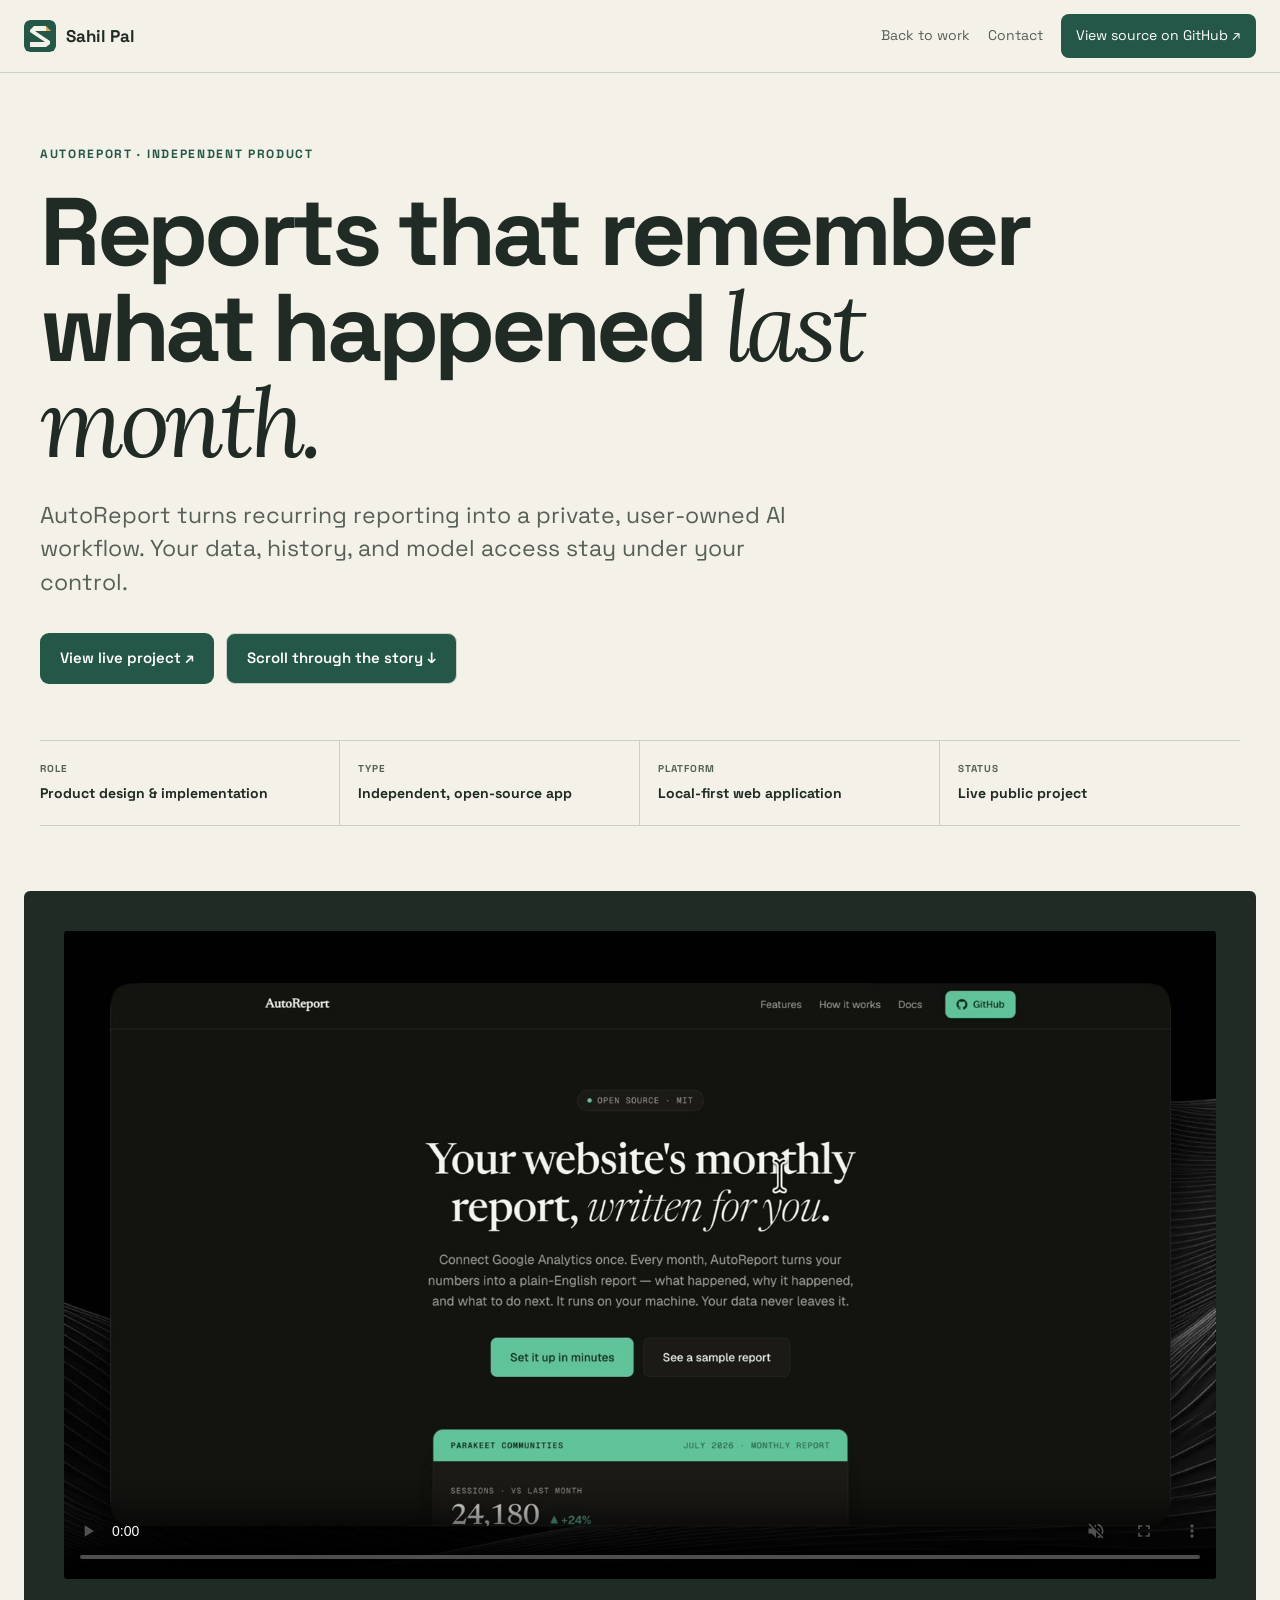
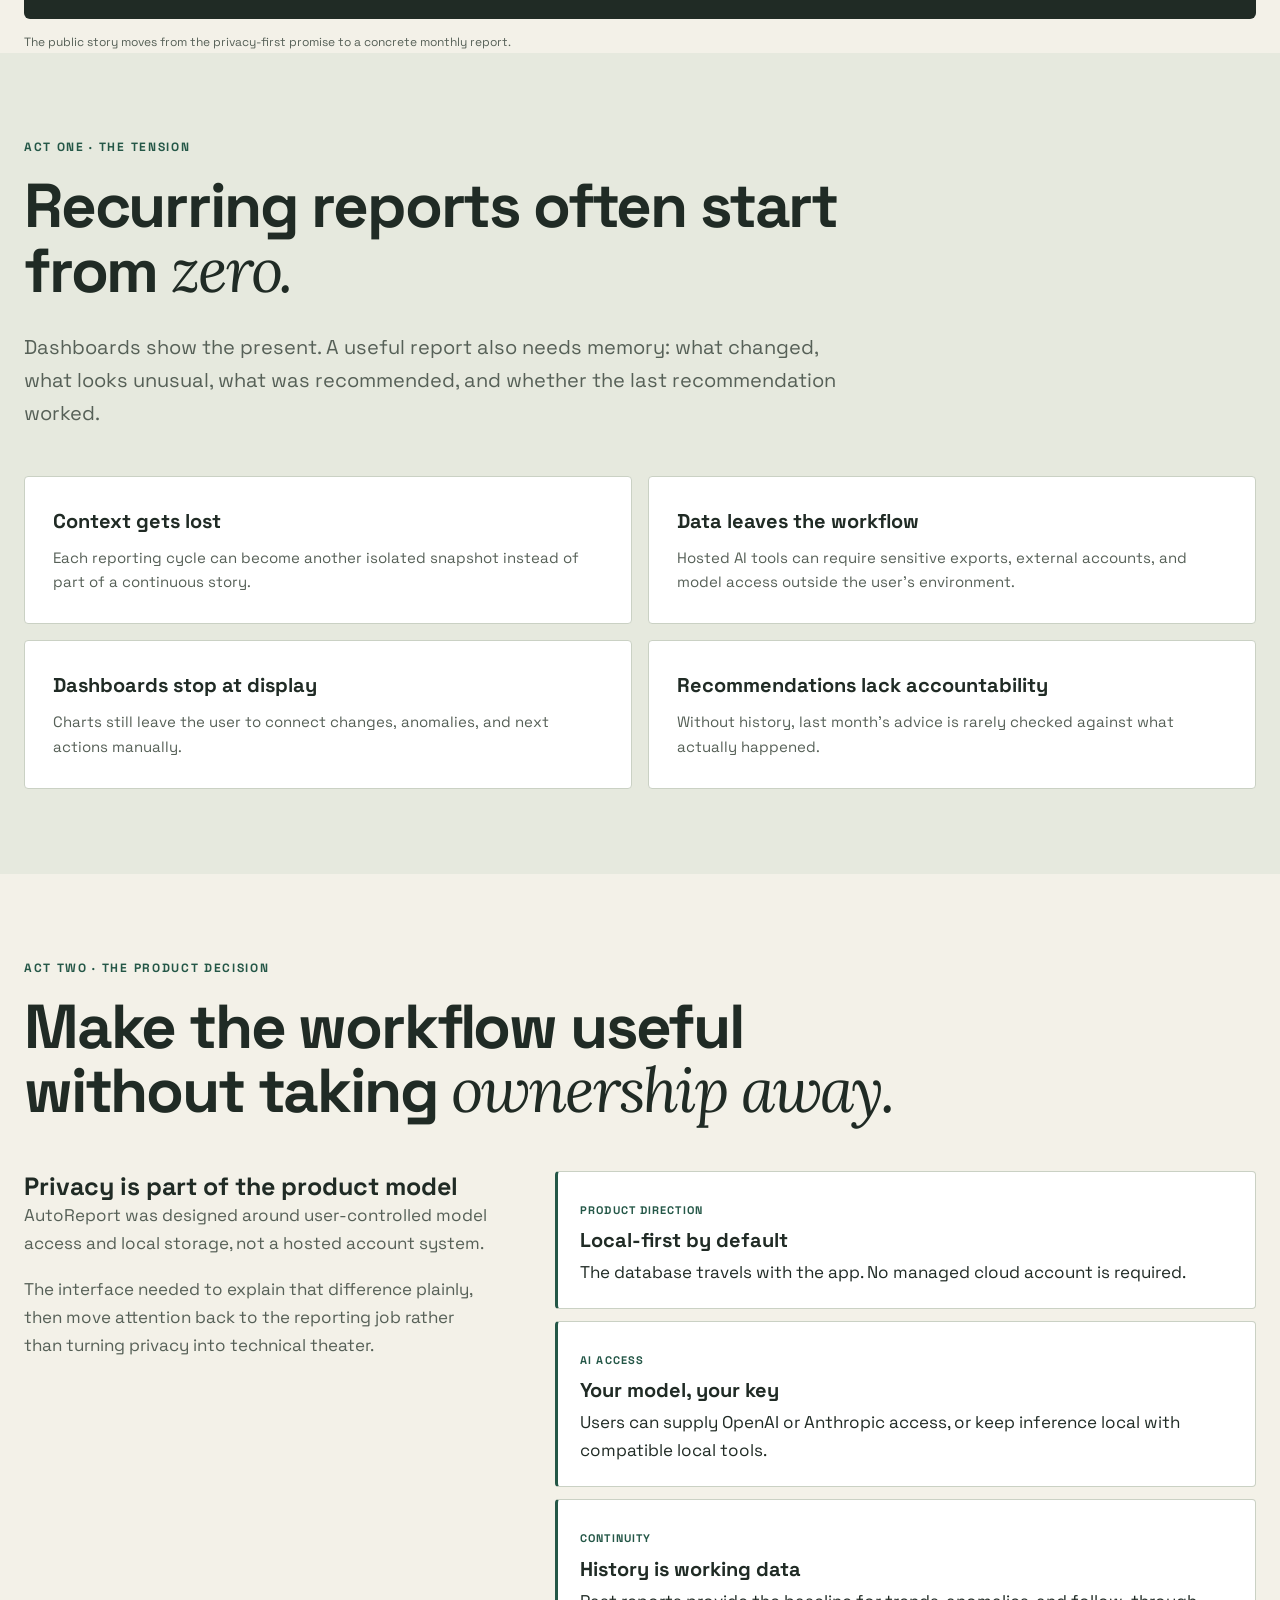
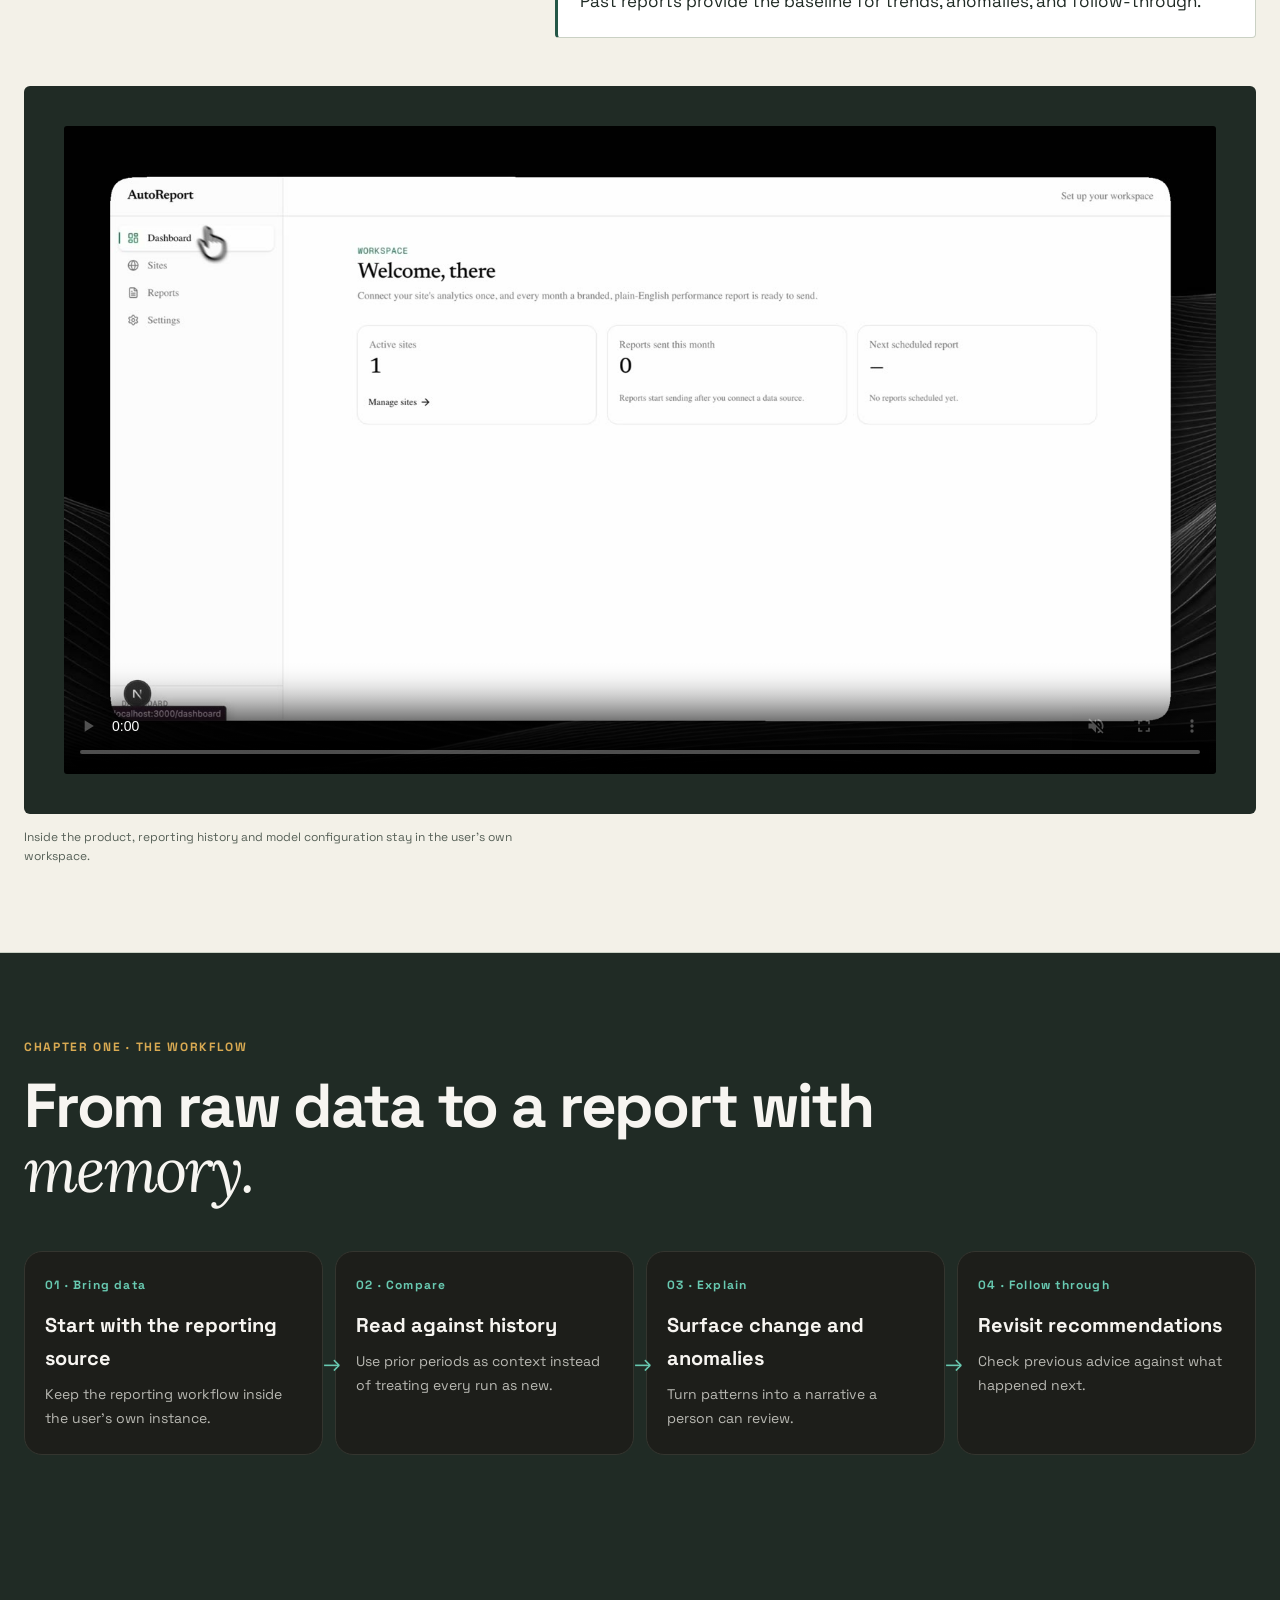
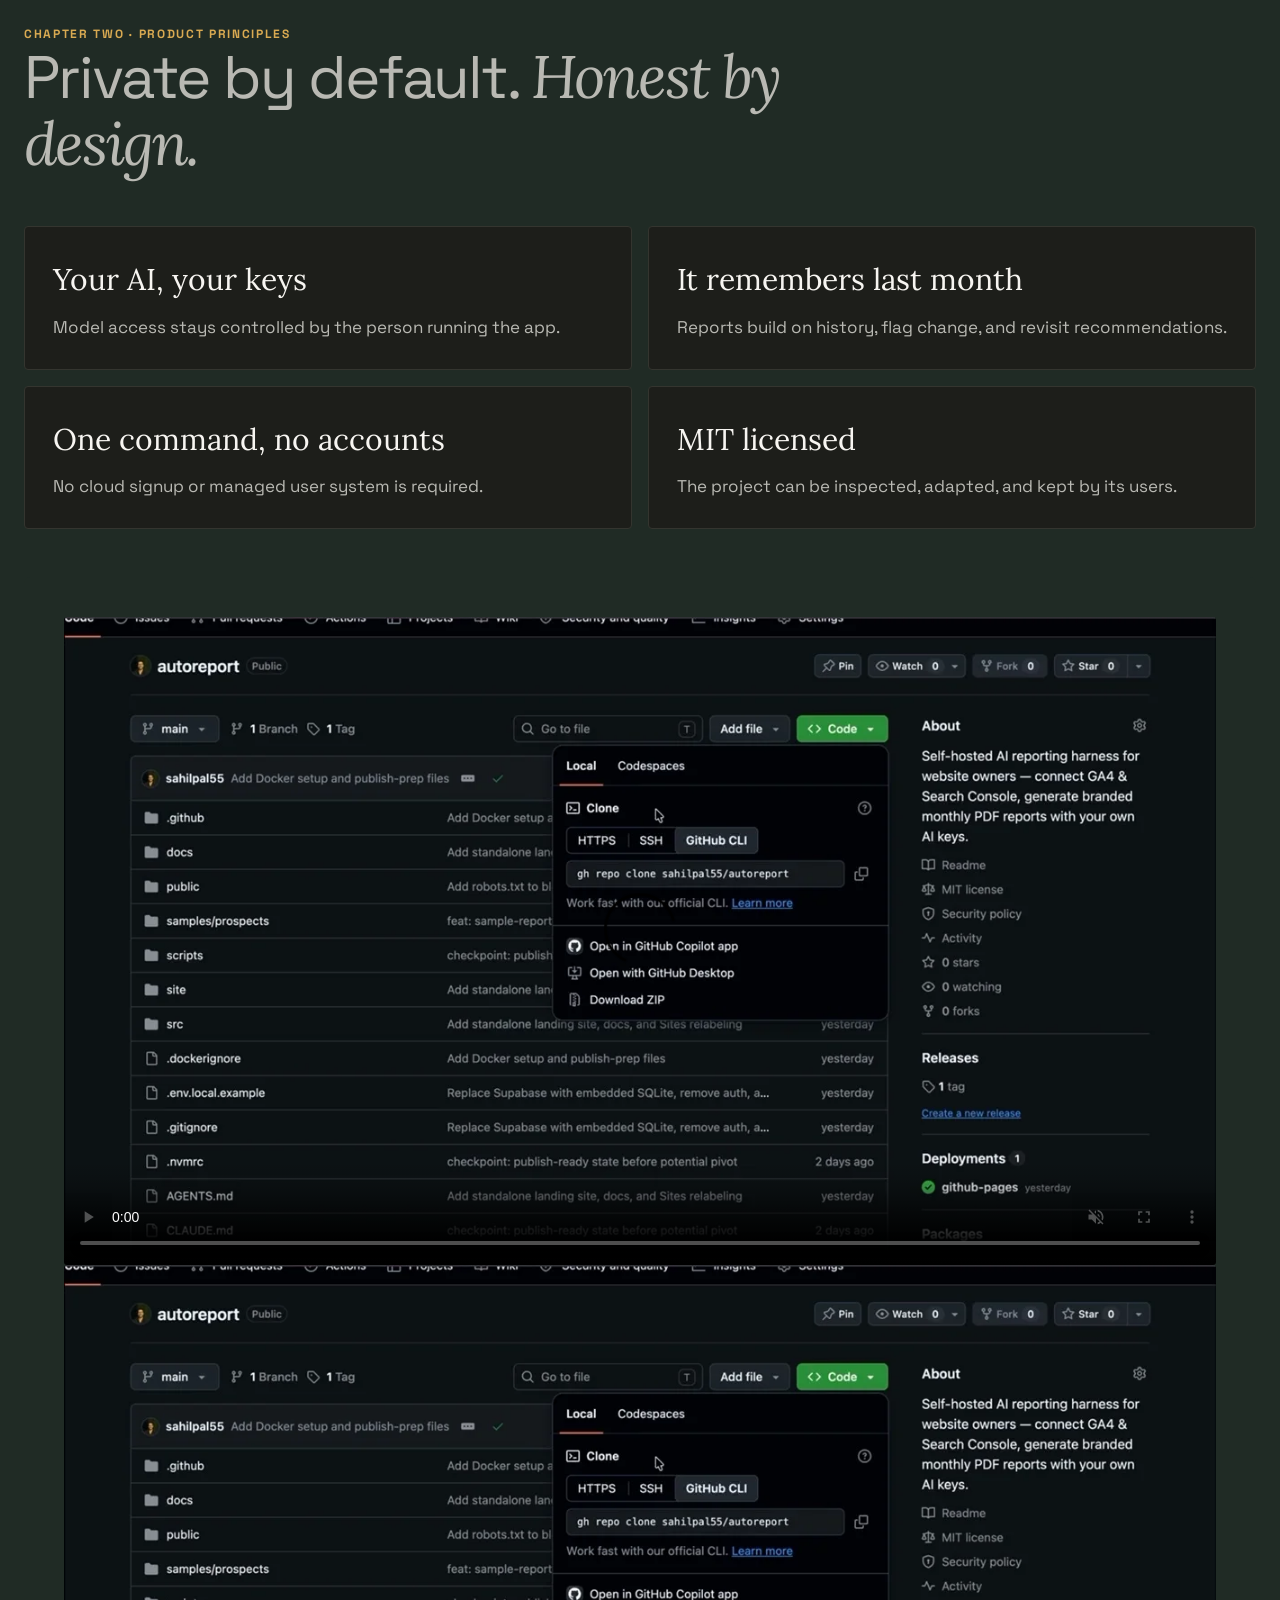
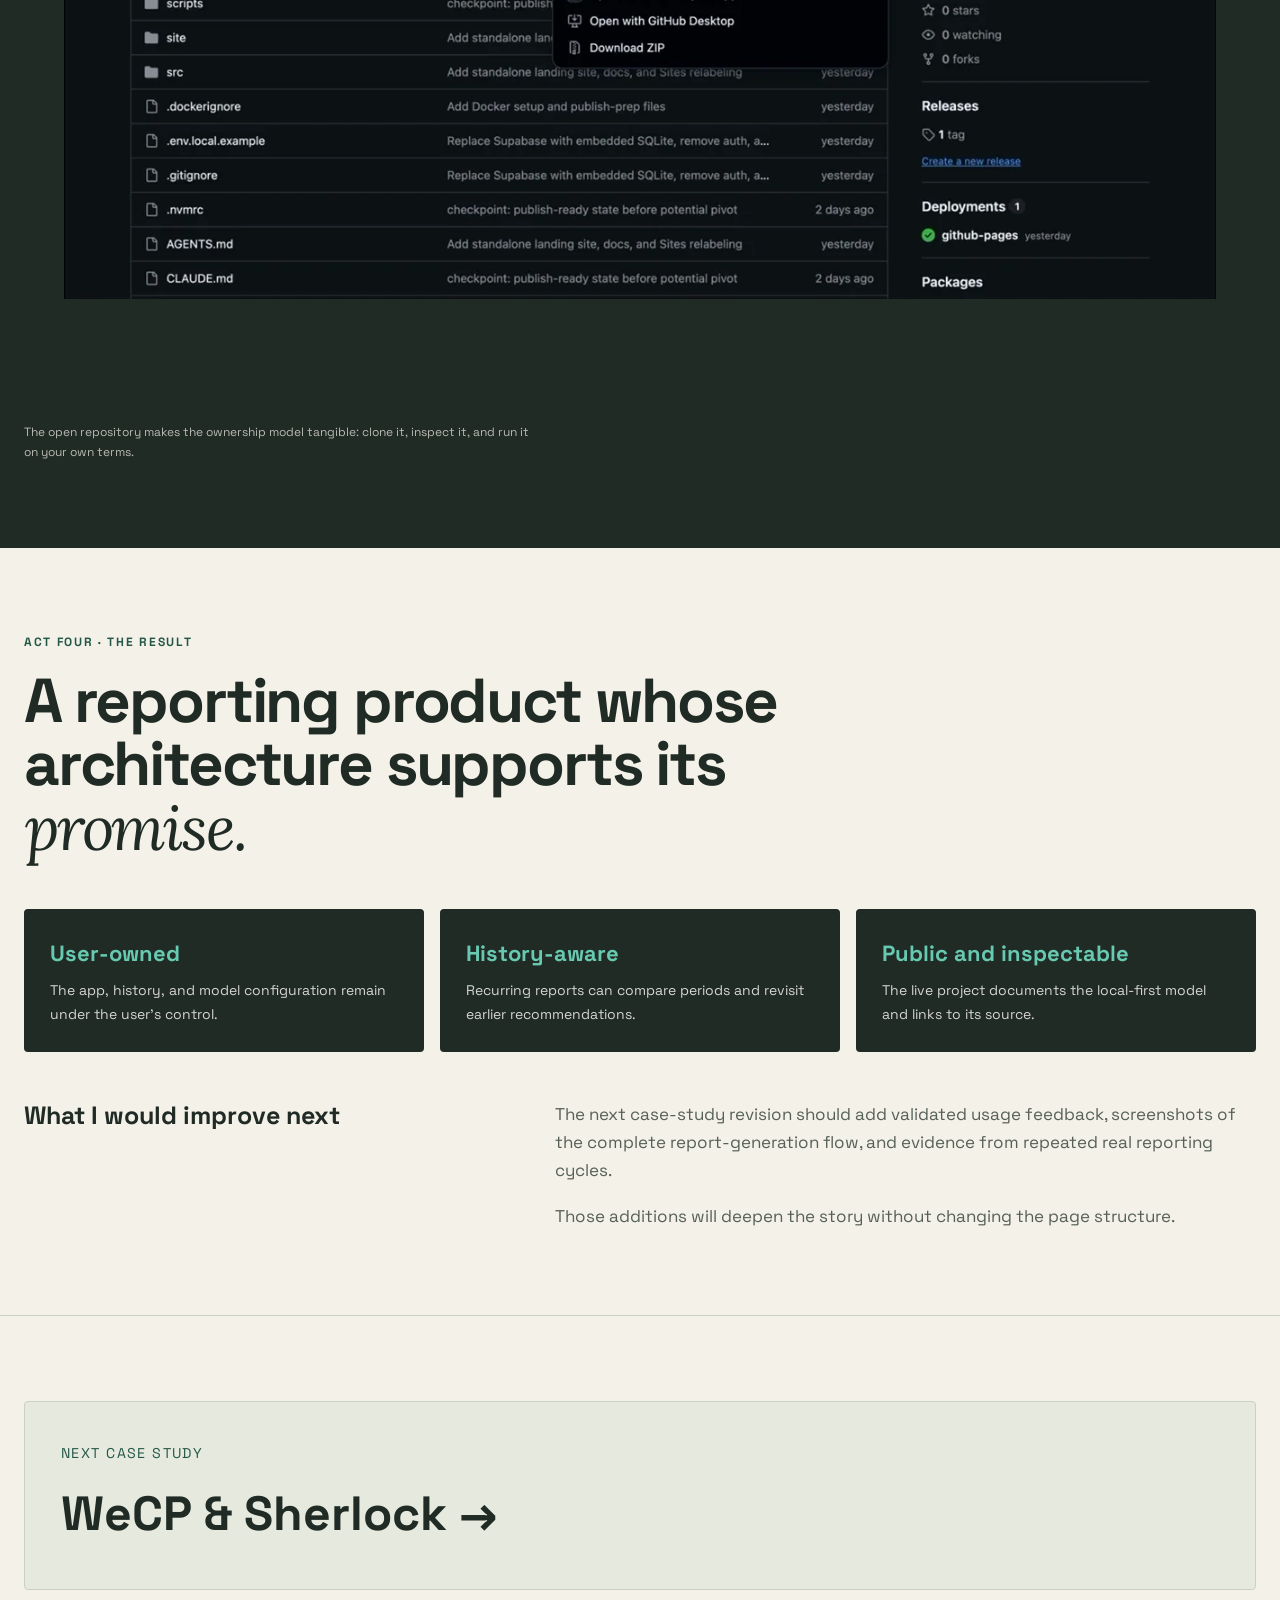
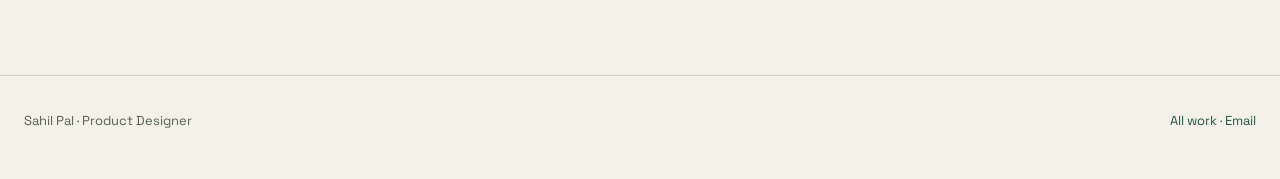
<file: projects/autoreport.html>
<!DOCTYPE html>
<html lang="en">
<head>
<meta charset="UTF-8"><meta name="viewport" content="width=device-width,initial-scale=1">
<title>AutoReport Case Study · Sahil Pal</title>
<link rel="icon" type="image/svg+xml" href="../studio-assets/brand/favicon-forest-oat.svg"><link rel="icon" type="image/png" sizes="32x32" href="../studio-assets/brand/favicon-32.png"><link rel="apple-touch-icon" sizes="180x180" href="../studio-assets/brand/apple-touch-icon.png"><meta name="theme-color" content="#245747">
<meta name="description" content="How Sahil Pal designed and built AutoReport, a private, user-owned AI workflow for recurring reporting.">
<meta name="robots" content="index,follow">
<meta property="og:title" content="AutoReport · Product Design Case Study"><meta property="og:description" content="Turning recurring reporting into a private, user-owned AI workflow."><meta property="og:image" content="https://sahilpal55.github.io/portfolio/Project%20files/autoreport-poster.png">
<link rel="preconnect" href="https://fonts.googleapis.com"><link rel="preconnect" href="https://fonts.gstatic.com" crossorigin><link href="https://fonts.googleapis.com/css2?family=Space+Grotesk:wght@400;500;600;700&amp;family=Lora:ital,wght@1,400&amp;display=swap" rel="stylesheet">
<style>
:root{--bg:#fff;--tint:#E6E9DE;--ink:#202B25;--ink2:#566057;--ink3:#566057;--line:#CAD1C4;--accent:#245747;--soft:#DDE9DE;--mint:#68c9b1;--night:#11120f;--r:20px;--ease:cubic-bezier(.22,.61,.36,1);--shadow:0 16px 48px rgba(26,26,26,.12)}*{box-sizing:border-box;margin:0;padding:0}html{scroll-behavior:smooth}body{font:17px/1.65 "Space Grotesk",-apple-system,BlinkMacSystemFont,"Segoe UI",sans-serif;color:var(--ink);background:var(--bg);-webkit-font-smoothing:antialiased}a{color:var(--accent);text-decoration:none}a:hover{text-decoration:underline}:focus-visible{outline:3px solid var(--accent);outline-offset:3px}::selection{background:var(--accent);color:#fff}.skip{position:fixed;left:16px;top:-80px;z-index:200;background:var(--ink);color:#fff;padding:10px 14px;border-radius:8px}.skip:focus{top:16px}.progress{position:fixed;z-index:120;left:0;top:0;width:100%;height:3px;background:var(--accent);transform:scaleX(0);transform-origin:left}nav{position:fixed;inset:0 0 auto;z-index:100;background:rgba(255,255,255,.84);backdrop-filter:blur(14px);border-bottom:1px solid var(--line)}.nav{max-width:1120px;margin:auto;padding:14px 24px;display:flex;align-items:center;justify-content:space-between;gap:24px}.brand{font-weight:700;color:var(--ink)}.navlinks{display:flex;align-items:center;gap:24px}.navlinks a{font-size:14px;color:var(--ink2)}.navcta{background:var(--accent);color:#fff!important;padding:8px 15px;border-radius:8px}.wrap{max-width:1120px;margin:auto;padding:0 24px}.hero{padding:150px 0 72px}.eyebrow,.kicker{font-size:12px;font-weight:700;letter-spacing:.14em;text-transform:uppercase;color:var(--accent)}h1{font-size:clamp(48px,8vw,94px);line-height:.98;letter-spacing:-.045em;max-width:1000px;margin:20px 0 28px}h1 em,h2 em,.quote em{font-family:"Lora",Georgia,serif;font-weight:400}.lede{font-size:clamp(20px,2.5vw,28px);line-height:1.45;max-width:800px;color:var(--ink2)}.actions{display:flex;gap:12px;flex-wrap:wrap;margin-top:34px}.btn{display:inline-flex;align-items:center;gap:8px;padding:12px 20px;border-radius:9px;font-size:15px;font-weight:600}.primary{background:var(--ink);color:#fff}.primary:hover{background:var(--accent);text-decoration:none}.ghost{border:1px solid var(--line);color:var(--ink)}.meta{display:grid;grid-template-columns:repeat(4,1fr);margin-top:56px;border-block:1px solid var(--line)}.meta div{padding:20px 18px;border-right:1px solid var(--line)}.meta div:first-child{padding-left:0}.meta div:last-child{border:0}.meta small{display:block;color:var(--ink3);text-transform:uppercase;letter-spacing:.1em;font-size:10px;font-weight:700}.meta strong{display:block;margin-top:5px;font-size:14px}.stage{background:var(--night);border-radius:28px;padding:18px;box-shadow:var(--shadow);overflow:hidden}.stage video,.stage img{width:100%;display:block;border-radius:14px;aspect-ratio:16/9;object-fit:cover;object-position:top}.fallback{display:none}.stage.failed video{display:none}.stage.failed .fallback{display:block}.media-story{margin-top:48px}.dark .caption{color:#b9b9b3}.caption{font-size:12px;color:var(--ink3);margin-top:14px}.section{padding:110px 0;border-bottom:1px solid var(--line)}.section.tint{background:var(--tint);border:0}.section.dark{background:var(--night);color:#f7f5f1;border:0}.section h2{font-size:clamp(36px,5vw,62px);line-height:1.03;letter-spacing:-.035em;max-width:820px;margin:16px 0 28px}.intro{font-size:20px;max-width:760px;color:var(--ink2)}.dark .intro,.dark p{color:#b9b9b3}.grid{display:grid;grid-template-columns:repeat(2,1fr);gap:16px;margin-top:46px}.card{padding:28px;border:1px solid var(--line);border-radius:var(--r);background:#fff}.card b{display:block;font-size:20px;margin-bottom:8px}.card p{color:var(--ink2);font-size:15px}.dark .card{background:#1d1e1a;border-color:#34352f}.dark .card b{color:#fff}.dark .card p{color:#b9b9b3}.split{display:grid;grid-template-columns:.8fr 1.2fr;gap:64px;align-items:start;margin-top:48px}.split h3{font-size:25px;line-height:1.2}.copy p{color:var(--ink2)}.copy p+p{margin-top:18px}.map{display:grid;gap:12px}.map article{padding:22px;border:1px solid var(--line);border-radius:16px;background:#fff}.map span{font-size:11px;text-transform:uppercase;letter-spacing:.1em;color:var(--accent);font-weight:700}.map h3{font-size:20px;margin:6px 0}.flow{display:grid;grid-template-columns:repeat(4,1fr);gap:12px;margin-top:48px}.flow article{position:relative;padding:24px 20px;min-height:190px;background:#1d1e1a;border:1px solid #34352f;border-radius:18px}.flow article:not(:last-child):after{content:'→';position:absolute;right:-19px;top:46%;z-index:2;color:var(--mint);font-size:22px}.flow b{display:block;color:var(--mint);font-size:12px;letter-spacing:.1em}.flow h3{font-size:20px;margin:14px 0 8px}.flow p{font-size:14px}.principles{display:grid;grid-template-columns:repeat(2,1fr);gap:16px;margin-top:48px}.principle{padding:28px;background:#1d1e1a;border:1px solid #34352f;border-radius:var(--r)}.principle strong{font-family:"Lora",Georgia,serif;font-size:30px;font-weight:400}.principle p{margin-top:8px}.quote{font-size:clamp(34px,5vw,60px);line-height:1.08;letter-spacing:-.035em;max-width:900px}.outcomes{display:grid;grid-template-columns:repeat(3,1fr);gap:16px;margin-top:48px}.outcome{padding:26px;border-radius:var(--r);background:var(--ink);color:#fff}.outcome b{font-size:22px;display:block;color:var(--mint)}.outcome p{color:#d5d5d5;font-size:14px;margin-top:8px}.next{display:block;padding:36px;border:1px solid var(--line);border-radius:var(--r);color:var(--ink);background:var(--tint);transition:.3s var(--ease)}.next:hover{transform:translateY(-4px);box-shadow:var(--shadow);text-decoration:none}.next small{color:var(--accent);text-transform:uppercase;letter-spacing:.1em}.next strong{display:block;font-size:clamp(28px,4vw,48px);margin-top:8px}footer{padding:34px 24px 48px;max-width:1120px;margin:auto;display:flex;justify-content:space-between;color:var(--ink3);font-size:13px}.rv{opacity:0;transform:translateY(24px);transition:.65s var(--ease)}.rv.in{opacity:1;transform:none}
@media(max-width:1100px){.split{grid-template-columns:1fr;gap:32px}.section{padding:88px 0}.meta{grid-template-columns:repeat(2,1fr)}.meta div:nth-child(2){border-right:0}.flow{grid-template-columns:1fr 1fr}.flow article:nth-child(2):after{display:none}}
@media(max-width:720px){body{font-size:16px}.navlinks a:not(.navcta){display:none}.hero{padding-top:120px}.meta,.grid,.principles,.outcomes,.flow{grid-template-columns:1fr}.meta div{border-right:0!important;border-bottom:1px solid var(--line);padding-left:0}.meta div:last-child{border-bottom:0}.flow article:after{display:none!important}.stage{padding:8px;border-radius:18px}.section{padding:72px 0}.wrap{padding-inline:18px}footer{flex-direction:column;gap:8px}}
@media(prefers-reduced-motion:reduce){html{scroll-behavior:auto}.rv{opacity:1;transform:none;transition:none}*{animation:none!important;transition-duration:.01ms!important}}

:root{--bg:#F3F1E8;--tint:#E6E9DE;--ink:#202B25;--ink2:#566057;--ink3:#566057;--line:#CAD1C4;--accent:#245747;--night:#202B25;--r:5px;--shadow:0 14px 40px #191b1a12}html{scroll-behavior:auto}body{background:var(--bg)}nav{background:rgba(243,241,232,.97);backdrop-filter:none}.nav,.wrap,footer{max-width:1280px}.hero.wrap{padding:145px 40px 65px}.hero h1{max-width:1080px;font-size:clamp(50px,7.5vw,100px)}.hero .lede{max-width:780px;font-size:23px}.stage{border-radius:6px;padding:40px;background:#202B25;box-shadow:none}.stage video,.stage img{object-fit:contain;aspect-ratio:16/9;border-radius:3px}.section{padding:85px 0}.section h2{max-width:900px}.card,.map article,.principle,.outcome,.stat,.shot,.ecosystem article{border-radius:4px;box-shadow:none}.outcome{background:#202B25}.map article{border-left:3px solid #245747}.gallery{gap:28px}.shot{background:#E6E9DE;padding:20px}.shot img{object-fit:contain;height:auto;max-height:none}.shot figcaption{color:#566057}.rv,.rv.in{opacity:1;transform:none;transition:none}.dark .kicker{color:#D9AA52}.navlinks a{min-height:44px;display:inline-flex;align-items:center}.next{border-radius:4px;background:#E6E9DE}.enlarge{display:block;width:100%;padding:0;border:0;background:none;cursor:zoom-in}.lightbox{width:min(1200px,94vw);max-height:92vh;padding:18px;background:#F3F1E8;border:1px solid #CAD1C4;border-radius:8px}.lightbox::backdrop{background:#121611df}.lightbox img{max-height:74vh;object-fit:contain;margin:auto}.lightbox button{display:block;margin:0 0 15px auto;padding:12px 18px;min-height:44px;background:#202B25;color:white;border:0;cursor:pointer}.lightbox p{font-size:12px;padding-top:12px}.nav .brand:before{content:'s';font:italic 25px "Lora",Georgia,serif;display:inline-grid;place-content:center;background:#245747;color:white;width:32px;height:32px;border-radius:50%;margin-right:10px}.nav .brand{display:flex;align-items:center}.navlinks{gap:18px}.caption{max-width:65ch}.section .intro,.copy p{max-width:65ch}button:focus-visible{outline:3px solid #245747;outline-offset:4px}
@media(max-width:1100px){.hero.wrap{padding:125px 28px 50px}.stage{padding:24px}}
@media(max-width:720px){.hero.wrap{padding:108px 20px 40px}.hero .lede{font-size:19px}.hero h1{font-size:53px}.stage{padding:10px}.shot{padding:10px}.nav{gap:10px;padding-inline:20px}.navlinks{gap:8px}.navlinks a{font-size:11px}.navlinks a:first-child{display:inline-flex}.navcta{padding:8px}.brand{font-size:13px}.nav .brand:before{display:none}.section{padding:60px 0}.section h2{font-size:38px}.meta{margin-top:35px}.section .intro{font-size:18px}}

/* Studio audit: tactile folders and media playlists */
.notes{grid-template-columns:320px minmax(0,1fr);gap:40px;padding:22px 0 0;min-height:310px;align-items:center}
.folder{position:relative;width:310px;height:265px;perspective:850px;isolation:isolate}
.folder-toggle{position:absolute;left:45px;bottom:14px;width:220px;height:142px;padding:0;background:transparent;border:0;border-radius:10px;cursor:pointer;z-index:2;perspective:700px;text-align:left}
.folder-back{position:absolute;inset:0;background:#183E32;border:1px solid #183E32;border-radius:4px 12px 12px 12px;box-shadow:0 12px 24px #67392420}
.folder-back:before{content:'';position:absolute;top:-15px;left:-1px;width:86px;height:20px;background:#183E32;border-radius:8px 9px 0 0}
.folder-paper{position:absolute;inset:8px 9px 12px;background:#F3F1E8;border:1px solid #CAD1C4;border-radius:5px;transform:translateY(-6px) rotate(-3deg);transition:transform .65s cubic-bezier(.22,1,.36,1)}
.folder-paper.second{inset:5px 16px 12px;transform:translateY(-13px) rotate(3deg)}
.folder-front{position:absolute;inset:12px -1px 0;background:linear-gradient(155deg,#36715C,#245747);border:1px solid #183E32;border-top:1px solid #36715C;border-radius:7px 11px 11px 11px;transform-origin:50% 100%;transform:rotateX(-8deg);transition:transform .65s cubic-bezier(.2,.85,.25,1.2),box-shadow .5s;padding:50px 20px 15px;color:#F3F1E8;box-shadow:0 5px 12px #67392420;backface-visibility:hidden}
.folder-front b{display:block;font-size:15px;font-weight:500;letter-spacing:-.02em}.folder-front small{display:block;font-size:10px;margin-top:3px}.folder-front:after{content:'↗';position:absolute;right:15px;top:15px;font-size:21px}
.folder.is-open .folder-front{transform:rotateX(-34deg);box-shadow:0 18px 20px #67392425}.folder.is-open .folder-paper{transform:translateY(-27px) rotate(-5deg)}.folder.is-open .folder-paper.second{transform:translateY(-35px) rotate(5deg)}
.folder .note-options{position:absolute;inset:0;display:block;padding:0;z-index:3;pointer-events:none}
.folder .note-options button{position:absolute;left:110px;bottom:58px;width:91px;height:70px;padding:12px 8px;background:#F3F1E8;color:#202B25;box-shadow:0 6px 16px #35352c16;border:1px solid #CAD1C4;border-radius:7px;text-align:left;font-size:12px;animation:none;opacity:0;visibility:hidden;pointer-events:none;transform:translateY(0) scale(.65);transition:transform .65s cubic-bezier(.16,1.3,.3,1),opacity .3s,visibility .65s}
.folder .note-options button:before{content:attr(data-number);display:block;font-size:9px;color:#245747;margin-bottom:5px;letter-spacing:.1em}
.folder .note-options button:nth-child(1){--x:-95px;--y:-111px;--rot:-12deg;transition-delay:0ms}.folder .note-options button:nth-child(2){--x:0px;--y:-135px;--rot:0deg;transition-delay:60ms}.folder .note-options button:nth-child(3){--x:95px;--y:-109px;--rot:12deg;transition-delay:120ms}
.folder.is-open .note-options button{opacity:1;visibility:visible;pointer-events:auto;transform:translate(var(--x),var(--y)) rotate(var(--rot)) scale(1)}
.folder .note-options button:hover,.folder .note-options button:focus-visible{background:#E6E9DE}.folder .note-options button[aria-pressed=true]{border:2px solid #245747;background:#DDE9DE;color:#202B25}
.note-display{min-height:112px;border-left:1px solid var(--line);padding-left:30px}.note-display strong{margin-bottom:12px}.notes .folder-hint{font-size:10px;color:var(--muted);position:absolute;bottom:-8px;width:100%;text-align:center}
.clip-selector{display:flex;flex-wrap:wrap;gap:8px;margin-top:16px}.clip-selector button{min-height:44px;padding:10px 15px;border:1px solid #758075;border-radius:5px;background:#F3F1E8;color:#202B25;font:500 12px/1.4 "Space Grotesk",Arial,sans-serif;cursor:pointer}.clip-selector button[aria-pressed=true]{background:#202B25;color:#fff;border-color:#202B25}.clip-selector button:hover{border-color:#245747}.clip-selector button:focus-visible{outline:3px solid #245747;outline-offset:3px}
.media-stage{padding:25px 28px 18px}.media-stage video{box-shadow:none}.media-stage figcaption{margin-top:13px;line-height:1.6}.stage:has(.clip-selector){padding:24px}.media-status{font-size:12px;margin-top:10px;color:inherit}.media-status:empty{display:none}
@media(max-width:1100px){.notes{grid-template-columns:310px minmax(0,1fr);gap:22px}.note-display{padding-left:22px}}
@media(max-width:720px){.notes{grid-template-columns:1fr;gap:16px;padding-top:12px;min-height:0}.folder{margin:auto;height:265px;max-width:100%}.note-display{border-left:0;border-top:1px solid var(--line);padding:18px 0 0;min-height:110px}.media-stage{padding:16px 10px 14px}.clip-selector{gap:6px}.clip-selector button{flex:1;font-size:11px;padding:9px 7px}.stage:has(.clip-selector){padding:10px}}
@media(prefers-reduced-motion:reduce){.folder *, .folder *:before{transition:none!important;animation:none!important}.folder.is-open .folder-front{transform:none}.folder.is-open .note-options button{transform:translate(var(--x),var(--y)) rotate(0)}}
</style>
<noscript><style>.clip-selector{display:none!important}</style></noscript><link rel="stylesheet" href="../studio-assets/brand/forest-oat.css"><link rel="canonical" href="https://sahilpal55.github.io/portfolio/projects/autoreport.html"></head>
<body><a class="skip" href="#story">Skip to case study</a><div class="progress" aria-hidden="true"></div>
<nav aria-label="Primary"><div class="nav"><a class="brand" href="../index.html">Sahil Pal</a><div class="navlinks"><a href="../index.html#projects">Back to work</a><a href="../index.html#contact">Contact</a><a class="navcta" href="https://github.com/sahilpal55/autoreport" target="_blank" rel="noopener">View source on GitHub ↗</a></div></div></nav>
<main id="story"><header class="hero wrap rv"><p class="eyebrow">AutoReport · Independent product</p><h1>Reports that remember what happened <em>last month.</em></h1><p class="lede">AutoReport turns recurring reporting into a private, user-owned AI workflow. Your data, history, and model access stay under your control.</p><div class="actions"><a class="btn primary" href="https://sahilpal55.github.io/autoreport/" target="_blank" rel="noopener">View live project ↗</a><a class="btn ghost" href="#tension">Scroll through the story ↓</a></div><div class="meta"><div><small>Role</small><strong>Product design &amp; implementation</strong></div><div><small>Type</small><strong>Independent, open-source app</strong></div><div><small>Platform</small><strong>Local-first web application</strong></div><div><small>Status</small><strong>Live public project</strong></div></div></header>
<section class="wrap rv"><div class="stage"><video controls muted loop playsinline preload="none" poster="../studio-assets/previews/autoreport-1.jpg" aria-label="AutoReport · Landing-page walkthrough"><source src="../studio-assets/previews/autoreport-1.mp4" type="video/mp4"></video></div><p class="caption">The public story moves from the privacy-first promise to a concrete monthly report.</p></section>
<section class="section tint" id="tension"><div class="wrap rv"><p class="kicker">Act one · The tension</p><h2>Recurring reports often start from <em>zero.</em></h2><p class="intro">Dashboards show the present. A useful report also needs memory: what changed, what looks unusual, what was recommended, and whether the last recommendation worked.</p><div class="grid"><article class="card"><b>Context gets lost</b><p>Each reporting cycle can become another isolated snapshot instead of part of a continuous story.</p></article><article class="card"><b>Data leaves the workflow</b><p>Hosted AI tools can require sensitive exports, external accounts, and model access outside the user's environment.</p></article><article class="card"><b>Dashboards stop at display</b><p>Charts still leave the user to connect changes, anomalies, and next actions manually.</p></article><article class="card"><b>Recommendations lack accountability</b><p>Without history, last month's advice is rarely checked against what actually happened.</p></article></div></div></section>
<section class="section"><div class="wrap rv"><p class="kicker">Act two · The product decision</p><h2>Make the workflow useful without taking <em>ownership away.</em></h2><div class="split"><div class="copy"><h3>Privacy is part of the product model</h3><p>AutoReport was designed around user-controlled model access and local storage, not a hosted account system.</p><p>The interface needed to explain that difference plainly, then move attention back to the reporting job rather than turning privacy into technical theater.</p></div><div class="map"><article><span>Product direction</span><h3>Local-first by default</h3><p>The database travels with the app. No managed cloud account is required.</p></article><article><span>AI access</span><h3>Your model, your key</h3><p>Users can supply OpenAI or Anthropic access, or keep inference local with compatible local tools.</p></article><article><span>Continuity</span><h3>History is working data</h3><p>Past reports provide the baseline for trends, anomalies, and follow-through.</p></article></div></div><div class="media-story"><div class="stage"><video controls muted loop playsinline preload="none" poster="../studio-assets/previews/autoreport-2.jpg" aria-label="AutoReport · Product walkthrough"><source src="../studio-assets/previews/autoreport-2.mp4" type="video/mp4"></video></div><p class="caption">Inside the product, reporting history and model configuration stay in the user's own workspace.</p></div></div></section>
<section class="section dark"><div class="wrap rv"><p class="kicker">Chapter one · The workflow</p><h2>From raw data to a report with <em>memory.</em></h2><div class="flow"><article><b>01 · Bring data</b><h3>Start with the reporting source</h3><p>Keep the reporting workflow inside the user's own instance.</p></article><article><b>02 · Compare</b><h3>Read against history</h3><p>Use prior periods as context instead of treating every run as new.</p></article><article><b>03 · Explain</b><h3>Surface change and anomalies</h3><p>Turn patterns into a narrative a person can review.</p></article><article><b>04 · Follow through</b><h3>Revisit recommendations</h3><p>Check previous advice against what happened next.</p></article></div></div></section>
<section class="section dark"><div class="wrap rv"><p class="kicker">Chapter two · Product principles</p><p class="quote">Private by default. <em>Honest by design.</em></p><div class="principles"><article class="principle"><strong>Your AI, your keys</strong><p>Model access stays controlled by the person running the app.</p></article><article class="principle"><strong>It remembers last month</strong><p>Reports build on history, flag change, and revisit recommendations.</p></article><article class="principle"><strong>One command, no accounts</strong><p>No cloud signup or managed user system is required.</p></article><article class="principle"><strong>MIT licensed</strong><p>The project can be inspected, adapted, and kept by its users.</p></article></div><div class="media-story"><div class="stage"><video class="context-video" muted loop playsinline controls preload="none" poster="../studio-assets/autoreport-github-poster.webp" aria-label="AutoReport open-source repository and installation options preview"><source src="../Project files/autoreport-github-preview.m4v" type="video/mp4"></video><img class="fallback" src="../studio-assets/autoreport-github-poster.webp" alt="AutoReport public GitHub repository with clone and download options" width="1280" height="704" decoding="async"></div><p class="caption">The open repository makes the ownership model tangible: clone it, inspect it, and run it on your own terms.</p></div></div></section>
<section class="section"><div class="wrap rv"><p class="kicker">Act four · The result</p><h2>A reporting product whose architecture supports its <em>promise.</em></h2><div class="outcomes"><article class="outcome"><b>User-owned</b><p>The app, history, and model configuration remain under the user's control.</p></article><article class="outcome"><b>History-aware</b><p>Recurring reports can compare periods and revisit earlier recommendations.</p></article><article class="outcome"><b>Public and inspectable</b><p>The live project documents the local-first model and links to its source.</p></article></div><div class="split"><div><h3>What I would improve next</h3></div><div class="copy"><p>The next case-study revision should add validated usage feedback, screenshots of the complete report-generation flow, and evidence from repeated real reporting cycles.</p><p>Those additions will deepen the story without changing the page structure.</p></div></div></div></section>
<section class="section"><div class="wrap rv"><a class="next" href="wecp-sherlock.html"><small>Next case study</small><strong>WeCP &amp; Sherlock →</strong></a></div></section></main>
<footer><span>Sahil Pal · Product Designer</span><span><a href="../index.html#projects">All work</a> · <a href="mailto:sahilpal55@gmail.com">Email</a></span></footer>

<script>(()=>{const reduced=matchMedia('(prefers-reduced-motion: reduce)');
const wall=document.querySelector('.wall-shell'),pause=document.querySelector('.wall-pause');let userPause=false,wallVisible=true;
function wallState(){if(wall)wall.classList.toggle('paused',userPause||!wallVisible||document.hidden||reduced.matches)}
if(pause)pause.addEventListener('click',()=>{userPause=!userPause;pause.textContent=userPause?'Play motion ↗':'Pause motion Ⅱ';pause.setAttribute('aria-pressed',String(userPause));wallState()});
if(wall&&'IntersectionObserver'in window)new IntersectionObserver(es=>{wallVisible=es[0].isIntersecting;wallState()}).observe(wall);
const track=document.querySelector('.expand-track'),frame=document.querySelector('.expand-frame');let scheduled=false;
function scrollUpdate(){scheduled=false;if(frame){const progress=Math.max(0,Math.min(1,(100-track.getBoundingClientRect().top)/(innerHeight*.7)));frame.style.setProperty('--scale',innerWidth>1100&&!reduced.matches?.65+.35*progress:1)}const bar=document.querySelector('.progress');if(bar)bar.style.transform='scaleX('+(scrollY/Math.max(1,document.documentElement.scrollHeight-innerHeight))+')'}
function schedule(){if(!scheduled){scheduled=true;requestAnimationFrame(scrollUpdate)}}addEventListener('scroll',schedule,{passive:true});addEventListener('resize',schedule);scrollUpdate();
document.querySelectorAll('.notes').forEach(notes=>{const folder=notes.querySelector('.folder'),toggle=folder.querySelector('.folder-toggle'),options=folder.querySelector('.note-options'),display=notes.querySelector('.note-display');let pinned=false,hovering=false;
function select(button){notes.querySelectorAll('[data-note]').forEach(b=>b.setAttribute('aria-pressed',String(b===button)));display.replaceChildren();const label=document.createElement('strong');label.textContent=button.textContent;display.append(label,document.createTextNode(button.dataset.note))}
function setOpen(open){folder.classList.toggle('is-open',open);toggle.setAttribute('aria-expanded',String(open));options.inert=!open;if(open&&!options.querySelector('[aria-pressed="true"]'))select(options.querySelector('button'))}
setOpen(false);toggle.addEventListener('click',()=>{pinned=!pinned;setOpen(pinned)});
folder.addEventListener('pointerenter',e=>{if(e.pointerType==='mouse'&&matchMedia('(hover: hover)').matches){hovering=true;setOpen(true)}});
folder.addEventListener('pointerleave',()=>{hovering=false;if(!pinned&&!folder.contains(document.activeElement))setOpen(false)});
folder.addEventListener('focusout',()=>setTimeout(()=>{if(!pinned&&!hovering&&!folder.contains(document.activeElement))setOpen(false)},0));
folder.addEventListener('keydown',e=>{if(e.key==='Escape'){pinned=false;setOpen(false);toggle.focus()}});
options.querySelectorAll('[data-note]').forEach(button=>button.addEventListener('click',()=>{pinned=true;select(button);setOpen(true)}));
});
const videos=[...document.querySelectorAll('video')];
const mediaState=new Map();
function pauseAutomatically(v){const state=mediaState.get(v);if(!v.paused){state.autoPause=true;v.pause()}}
function syncVideo(v){const state=mediaState.get(v);if(!state.visible||document.hidden){pauseAutomatically(v);return}if(reduced.matches||state.userPaused)return;v.play().catch(()=>{/* Native controls remain available if autoplay is blocked. */})}
videos.forEach(v=>{v.controls=true;v.muted=true;v.defaultMuted=true;v.playsInline=true;v.loop=true;v.preload='none';v.removeAttribute('autoplay');const state={visible:!('IntersectionObserver'in window),userPaused:false,autoPause:false,switching:false};mediaState.set(v,state);
v.addEventListener('pause',()=>{if(state.autoPause){state.autoPause=false;return}if(!state.switching&&state.visible&&!document.hidden&&!v.ended)state.userPaused=true});
v.addEventListener('play',()=>{state.userPaused=false;if(!state.visible||document.hidden)pauseAutomatically(v)});
v.addEventListener('error',()=>{const host=v.closest('figure')||v.parentElement;let msg=host.querySelector('.media-status');if(!msg){msg=document.createElement('p');msg.className='media-status';host.append(msg)}msg.textContent='This preview could not load. Choose another clip or reload to try again.'});
});
if('IntersectionObserver'in window){const io=new IntersectionObserver(es=>es.forEach(e=>{mediaState.get(e.target).visible=e.isIntersecting&&e.intersectionRatio>=.3;syncVideo(e.target)}),{threshold:[0,.3],rootMargin:'-80px 0px 0px 0px'});videos.forEach(v=>io.observe(v))}
document.querySelectorAll('.clip-selector').forEach(group=>{const host=group.closest('figure')||group.closest('.stage');const v=host.querySelector('video');group.querySelectorAll('button').forEach(b=>b.addEventListener('click',()=>{if(b.getAttribute('aria-pressed')==='true')return;const state=mediaState.get(v);state.switching=true;pauseAutomatically(v);group.querySelectorAll('button').forEach(x=>x.setAttribute('aria-pressed',String(x===b)));v.poster=b.dataset.poster;v.querySelector('source').src=b.dataset.src;v.setAttribute('aria-label',b.dataset.caption);const caption=host.querySelector('figcaption');if(caption)caption.textContent=b.dataset.caption;const status=host.querySelector('.media-status');if(status)status.textContent='';state.userPaused=false;v.load();state.switching=false;syncVideo(v)}))});
addEventListener('visibilitychange',()=>{wallState();videos.forEach(syncVideo)});reduced.addEventListener('change',()=>{wallState();scrollUpdate();videos.forEach(v=>{if(reduced.matches)pauseAutomatically(v);else syncVideo(v)})});wallState();
const dialog=document.createElement('dialog');dialog.className='lightbox';dialog.setAttribute('aria-label','Enlarged project image');dialog.innerHTML='<button type="button">Close ×</button><img alt=""><p></p>';document.body.append(dialog);let opener;
dialog.querySelector('button').addEventListener('click',()=>dialog.close());dialog.addEventListener('click',e=>{if(e.target===dialog)dialog.close()});dialog.addEventListener('close',()=>opener?.focus());
document.querySelectorAll('img[data-enlarge]').forEach(img=>{const b=document.createElement('button');b.type='button';b.className='enlarge';b.setAttribute('aria-label','Enlarge: '+img.alt);img.before(b);b.append(img);b.addEventListener('click',()=>{opener=b;dialog.querySelector('img').src=img.src;dialog.querySelector('img').alt=img.alt;dialog.querySelector('p').textContent=img.alt;dialog.showModal()})});
})();</script></body></html>
</file>
<file: studio-assets/brand/forest-oat.css>
/* Forest & Oat: shared studio colour roles. */
:root{
 --studio-canvas:#F3F1E8;--studio-surface:#E6E9DE;--studio-ink:#202B25;
 --studio-muted:#566057;--studio-brand:#245747;--studio-hover:#183E32;
 --studio-soft:#DDE9DE;--studio-detail:#D9AA52;--studio-boundary:#758075;
 --studio-line:#CAD1C4;--studio-on-brand:#FFFFFF;
 --paper:var(--studio-canvas);--bg:var(--studio-canvas);--tint:var(--studio-surface);
 --ink:var(--studio-ink);--ink2:var(--studio-muted);--ink3:var(--studio-muted);
 --muted:var(--studio-muted);--rust:var(--studio-brand);--accent:var(--studio-brand);
 --accent-strong:var(--studio-hover);--accent-soft:var(--studio-soft);
 --line:var(--studio-line);--night:var(--studio-ink);
}
.current-shell{--bg:var(--studio-canvas);--bg-tint:var(--studio-surface);--ink:var(--studio-ink);--ink-2:var(--studio-muted);--ink-3:var(--studio-muted);--accent:var(--studio-brand);--accent-strong:var(--studio-hover);--accent-soft:var(--studio-soft);--accent-ink:var(--studio-hover);--line:var(--studio-line)}
::selection{background:var(--studio-brand);color:var(--studio-on-brand)}
.current-shell .btn-primary,.btn,.navcta{background:var(--studio-brand);color:var(--studio-on-brand)}
.current-shell .btn-primary:hover,.btn:hover,.navcta:hover{background:var(--studio-hover)}
.current-shell .btn-ghost{background:transparent;color:var(--studio-ink);border-color:var(--studio-boundary)}
.current-shell .btn-ghost:hover{background:var(--studio-soft)}
.clip-selector button{border-color:var(--studio-boundary);background:var(--studio-canvas);color:var(--studio-ink)}
.clip-selector button[aria-pressed=true]{background:var(--studio-brand);border-color:var(--studio-brand);color:var(--studio-on-brand)}
.folder-front{background:var(--studio-brand);border-color:var(--studio-hover);color:var(--studio-on-brand)}
.folder-back,.folder-back:before{background:var(--studio-hover);border-color:var(--studio-hover)}
.folder .note-options button[aria-pressed=true]{background:var(--studio-soft);color:var(--studio-ink);border-color:var(--studio-brand)}
.current-shell .stack-card:hover{background:var(--studio-soft)}
.approach,.section.dark{background:var(--studio-ink)}
.approach .kicker,.dark .kicker{color:var(--studio-detail)}
.approach :focus-visible,.dark :focus-visible{outline:3px solid var(--studio-detail);outline-offset:4px}
.nav .brand:before{content:'';background:transparent url('favicon-forest-oat.svg') center/contain no-repeat;border-radius:6px;font-size:0;flex-shrink:0}
/* Keep focus visible on dark media surrounds as well as paper surfaces. */
.media-stage:not(.mav):not(.wecp) :focus-visible,.stage :focus-visible{outline:3px solid var(--studio-detail);outline-offset:4px}
</file>
